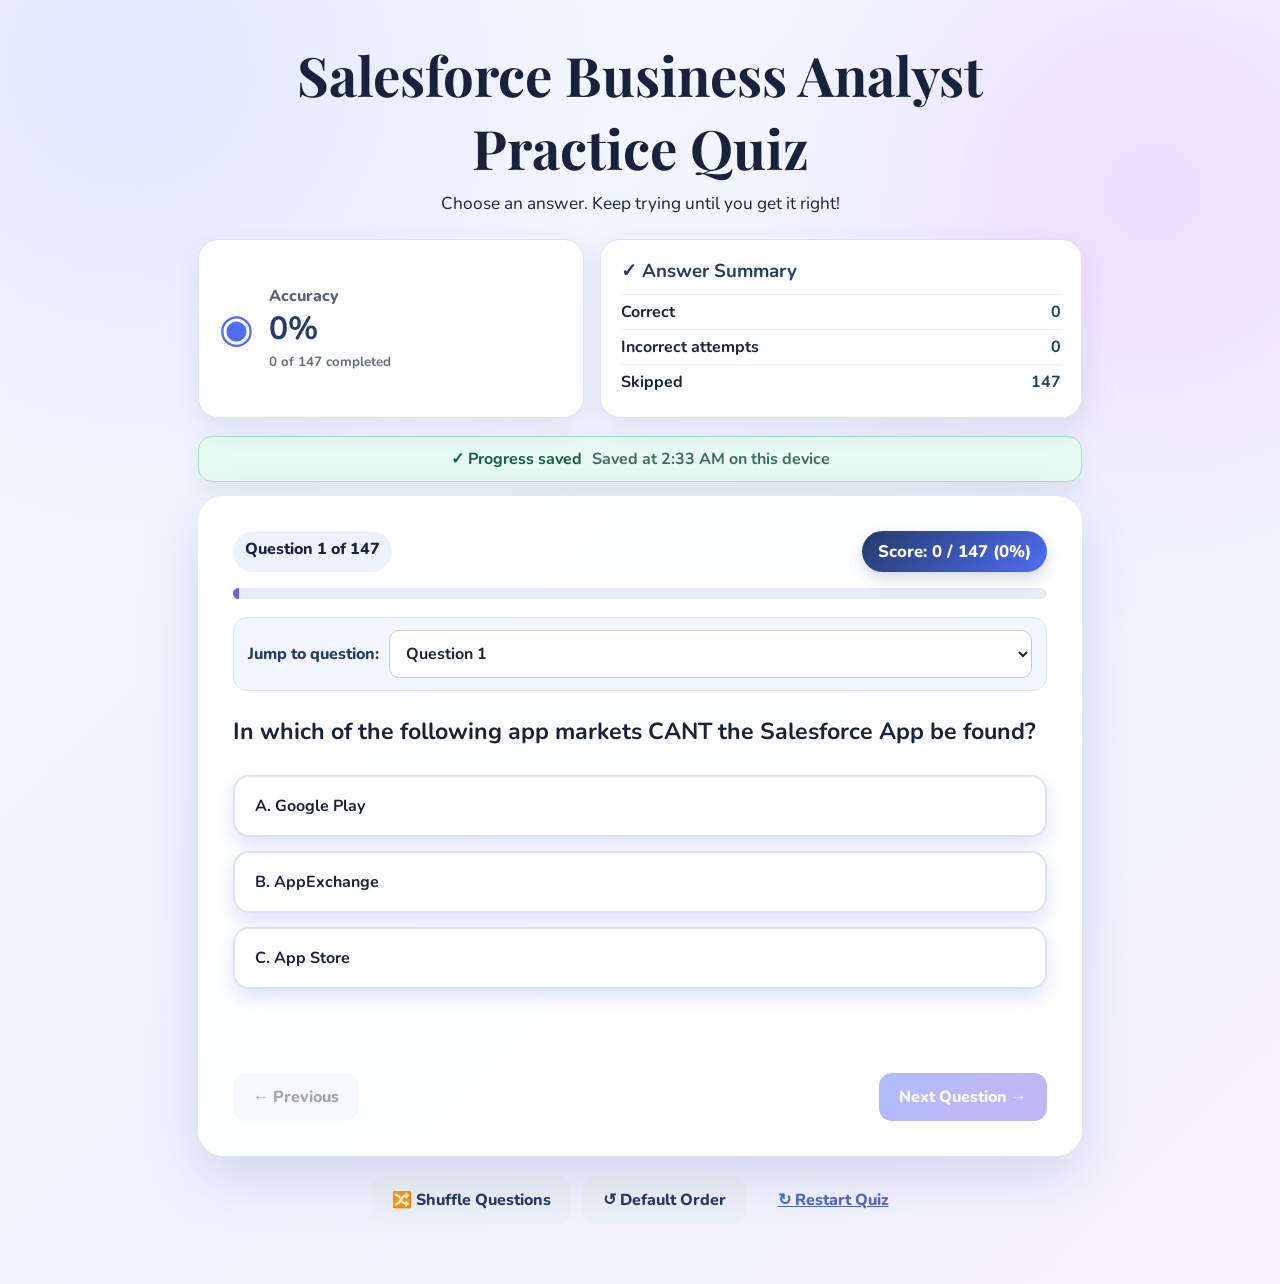
<file: index.html>
<!doctype html><html lang="en"><head><meta charset="utf-8"><meta name="viewport" content="width=device-width,initial-scale=1"><title>Salesforce Business Analyst Practice Quiz</title><link rel="stylesheet" href="style.css"></head><body><main class="app"><header><h1>Salesforce Business Analyst Practice Quiz</h1><p>Choose an answer. Keep trying until you get it right!</p></header><section class="dashboard"><div class="accuracy-card"><div class="accuracy-icon">◉</div><div><span>Accuracy</span><strong id="accuracy">0%</strong><small id="completed">0 of 0 completed</small></div></div><div class="summary-card"><h3>✓ Answer Summary</h3><div><span>Correct</span><strong id="correctCount">0</strong></div><div><span>Incorrect attempts</span><strong id="incorrectCount">0</strong></div><div><span>Skipped</span><strong id="skippedCount">0</strong></div></div></section><div id="savedStatus" class="saved-status" role="status"><strong>✓ Progress saved</strong><span>Saved on this device</span></div><section class="card"><div class="top"><span id="progress"></span><span id="score">Correct: 0</span></div><div class="bar"><div id="bar"></div></div><div class="jump-nav"><label for="jumpTo">Jump to question:</label><select id="jumpTo" aria-label="Jump to question"></select><button id="jumpButton" class="secondary" type="button">Go</button></div><h2 id="question"></h2><div id="options" class="options"></div><div id="feedback" class="feedback" aria-live="polite"></div><div id="explanation" class="explanation hidden"></div><div class="actions"><button id="prev" class="secondary">← Previous</button><button id="next" disabled>Next Question →</button></div></section><div class="bottom-actions"><button id="shuffle" class="secondary">🔀 Shuffle Questions</button><button id="defaultOrder" class="secondary">↺ Default Order</button><button id="restart" class="link">↻ Restart Quiz</button></div></main><div id="resumeModal" class="modal hidden" role="dialog" aria-modal="true"><div class="modal-box"><h2>Welcome back! 👋</h2><p>You have saved quiz progress. Would you like to continue where you left off or start over?</p><div class="actions"><button id="continue">Continue Quiz</button><button id="startOver" class="secondary">Start Over</button></div></div></div><script src="questions.js"></script><script src="script.js"></script></body></html>
</file>
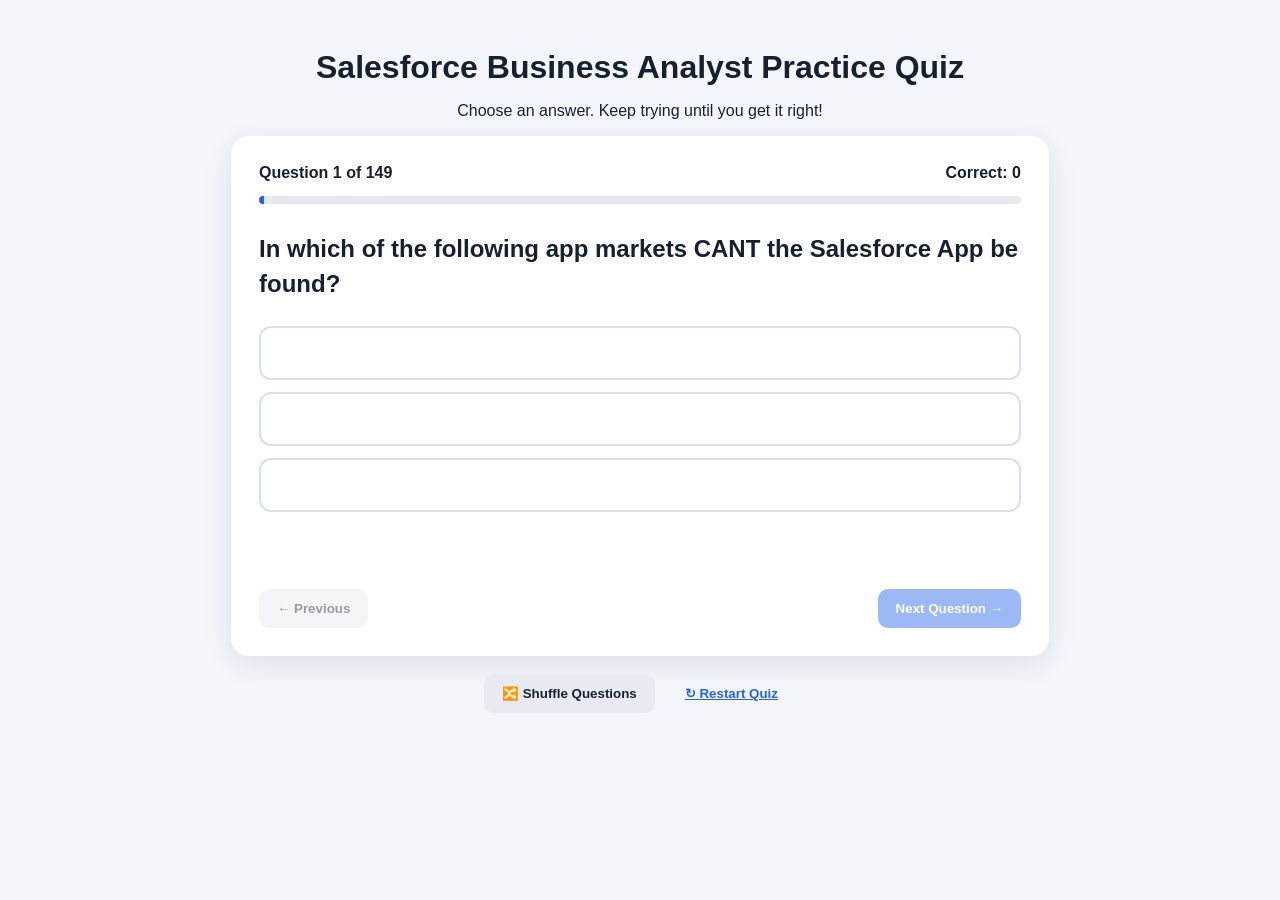
<file: site/index.html>
<!doctype html><html lang="en"><head><meta charset="utf-8"><meta name="viewport" content="width=device-width,initial-scale=1"><title>Salesforce Business Analyst Practice Quiz</title><link rel="stylesheet" href="style.css"></head><body><main class="app"><header><h1>Salesforce Business Analyst Practice Quiz</h1><p>Choose an answer. Keep trying until you get it right!</p></header><section class="card"><div class="top"><span id="progress"></span><span id="score">Correct: 0</span></div><div class="bar"><div id="bar"></div></div><h2 id="question"></h2><div id="options" class="options"></div><div id="feedback" class="feedback" aria-live="polite"></div><div id="explanation" class="explanation hidden"></div><div class="actions"><button id="prev" class="secondary">← Previous</button><button id="next" disabled>Next Question →</button></div></section><div class="bottom-actions"><button id="shuffle" class="secondary">🔀 Shuffle Questions</button><button id="restart" class="link">↻ Restart Quiz</button></div></main><div id="resumeModal" class="modal hidden" role="dialog" aria-modal="true"><div class="modal-box"><h2>Welcome back! 👋</h2><p>You have saved quiz progress. Would you like to continue where you left off or start over?</p><div class="actions"><button id="continue">Continue Quiz</button><button id="startOver" class="secondary">Start Over</button></div></div></div><script src="questions.js"></script><script src="script.js"></script></body></html>
</file>
<file: style.css>
@import url('https://fonts.googleapis.com/css2?family=Nunito:wght@400;600;700;800&family=Playfair+Display:wght@700&display=swap');
:root{--ink:#17233c;--muted:#667085;--navy:#243b6b;--blue:#4f6df5;--purple:#7c5ce6;--mint:#e8fbf4;--gold:#fff4cf;--card:#fff;--line:#dce3f0}*{box-sizing:border-box}body{margin:0;min-height:100vh;font-family:Nunito,Arial,sans-serif;color:var(--ink);background:radial-gradient(circle at 10% 5%,#dfe8ff 0,transparent 28%),radial-gradient(circle at 90% 15%,#f0ddff 0,transparent 25%),linear-gradient(135deg,#f5f8ff,#eef4ff 55%,#f9f3ff);}.app{max-width:920px;margin:auto;padding:38px 18px 60px}header{text-align:center;margin-bottom:24px}header h1{font-family:'Playfair Display',serif;font-size:clamp(2rem,5vw,3.4rem);margin:0 0 8px;color:#20345f}header p{margin:0;color:var(--muted);font-size:1.08rem}.card{background:rgba(255,255,255,.94);border:1px solid rgba(255,255,255,.9);border-radius:26px;padding:34px;box-shadow:0 20px 60px rgba(37,58,110,.16);backdrop-filter:blur(8px)}.top{display:flex;justify-content:space-between;gap:12px;font-weight:800;color:#31456f}.top span{background:#eef2ff;padding:7px 12px;border-radius:999px}.bar{height:11px;background:#e7ebf5;border-radius:99px;margin:16px 0 30px;overflow:hidden}.bar div{height:100%;background:linear-gradient(90deg,var(--blue),var(--purple));width:0;transition:.35s}h2{font-size:clamp(1.12rem,2.35vw,1.45rem);line-height:1.48;margin:0}.options{display:grid;gap:14px;margin:26px 0}.option{display:block!important;width:100%;min-height:62px;text-align:left;padding:17px 20px;border:2px solid var(--line);border-radius:16px;background:#fff;color:var(--ink);font:700 1rem/1.4 Nunito,Arial,sans-serif;cursor:pointer;transition:transform .15s,border-color .15s,box-shadow .15s}.option:hover:not(:disabled){transform:translateY(-2px);border-color:var(--blue);box-shadow:0 8px 20px rgba(79,109,245,.14)}.option:focus-visible{outline:4px solid #cdd7ff}.option.correct{border-color:#20a66a;background:var(--mint);color:#135c40}.option.wrong{border-color:#e05a68;background:#fff0f1;color:#8d2631}.feedback{min-height:30px;font-weight:800;font-size:1.05rem}.feedback.good{color:#16764d}.feedback.try{color:#a45c00}.explanation{margin-top:16px;padding:20px;background:linear-gradient(135deg,#edf4ff,#f4efff);border:1px solid #d8dfff;border-left:6px solid var(--purple);border-radius:14px;line-height:1.65}.hidden{display:none}.actions{display:flex;justify-content:space-between;margin-top:28px;gap:12px}button{padding:13px 20px;border:0;border-radius:13px;background:linear-gradient(135deg,var(--blue),var(--purple));color:#fff;font:800 1rem Nunito,Arial,sans-serif;cursor:pointer;box-shadow:0 8px 18px rgba(79,109,245,.2)}button:disabled{opacity:.45;cursor:not-allowed;box-shadow:none}.secondary{background:#edf1f8;color:#263a62;box-shadow:none}.link{display:block;margin:18px auto;background:none;color:#5066c9;text-decoration:underline;box-shadow:none}.bottom-actions{display:flex;justify-content:center;gap:12px;flex-wrap:wrap;margin-top:20px}.bottom-actions button{margin:0}.modal{position:fixed;inset:0;background:rgba(22,32,60,.52);display:grid;place-items:center;padding:20px;z-index:10}.modal.hidden{display:none}.modal-box{background:#fff;border-radius:24px;padding:30px;max-width:480px;width:100%;box-shadow:0 25px 80px rgba(0,0,0,.3)}.modal-box h2{margin-top:0}@media(max-width:600px){.app{padding:22px 12px 40px}.card{padding:22px 16px;border-radius:20px}.top{font-size:.85rem}.actions{flex-direction:column-reverse}.actions button{width:100%}.option{padding:15px}.bottom-actions{flex-direction:column}.bottom-actions button{width:100%}}

/* Contrast fix: keep all quiz text dark on light surfaces */
body, .app, .card, .modal-box { color: #17233c !important; }
#question, h1, h2, p, .top, .top span { color: #17233c !important; }
.option, button.option { background-color: #ffffff !important; color: #17233c !important; -webkit-text-fill-color:#17233c !important; opacity:1 !important; }
.option:hover:not(:disabled) { background-color:#f3f6ff !important; color:#17233c !important; }
.option.correct { background-color:#e8fbf4 !important; color:#135c40 !important; -webkit-text-fill-color:#135c40 !important; }
.option.wrong { background-color:#fff0f1 !important; color:#8d2631 !important; -webkit-text-fill-color:#8d2631 !important; }
.explanation { color:#24304a !important; }
.feedback { color:#17233c !important; }
.feedback.good { color:#16764d !important; }
.feedback.try { color:#8a4b00 !important; }

.jump-nav{display:flex;align-items:center;gap:10px;flex-wrap:wrap;background:#f3f6ff;border:1px solid #dbe3f5;padding:12px 14px;border-radius:14px;margin:-12px 0 24px;color:#17233c;font-weight:800}
.jump-nav label{color:#243b6b}.jump-nav select{flex:1;min-width:170px;padding:11px 12px;border:1px solid #bfcbe3;border-radius:10px;background:#fff;color:#17233c;font:700 1rem Nunito,Arial,sans-serif}
.jump-nav button{padding:11px 18px}
@media(max-width:600px){.jump-nav{display:grid;grid-template-columns:1fr auto}.jump-nav label{grid-column:1/-1}.jump-nav select{min-width:0}}

#score{background:linear-gradient(135deg,#243b6b,#4f6df5)!important;color:#fff!important;padding:9px 16px!important;font-size:1.05rem;box-shadow:0 6px 16px rgba(36,59,107,.2)}
.final-score{margin-top:18px;padding:22px;border-radius:16px;background:linear-gradient(135deg,#e8fbf4,#edf4ff);border:2px solid #8ed7b5;text-align:center;font-size:1.2rem;line-height:1.7}

.dashboard{display:grid;grid-template-columns:1fr 1.25fr;gap:16px;margin:0 0 18px}.accuracy-card,.summary-card{background:rgba(255,255,255,.95);border:1px solid #dce3f0;border-radius:20px;padding:18px 20px;box-shadow:0 10px 30px rgba(37,58,110,.10);color:#17233c}.accuracy-card{display:flex;align-items:center;gap:15px}.accuracy-icon{font-size:2.5rem;color:#4f6df5}.accuracy-card span{display:block;font-weight:800;color:#52617d}.accuracy-card strong{display:block;font-size:2rem;color:#243b6b}.accuracy-card small{color:#667085;font-weight:700}.summary-card h3{margin:0 0 10px;color:#243b6b}.summary-card div{display:flex;justify-content:space-between;padding:6px 0;border-top:1px solid #edf0f6}.summary-card span{font-weight:700}.summary-card strong{color:#243b6b}@media(max-width:650px){.dashboard{grid-template-columns:1fr}.summary-card{padding:16px}}

.saved-status{display:flex;align-items:center;justify-content:center;gap:10px;flex-wrap:wrap;margin:0 0 14px;padding:11px 16px;border-radius:14px;background:rgba(232,251,244,.95);border:1px solid #a9dfc5;color:#135c40;box-shadow:0 8px 22px rgba(20,100,65,.08)}
.saved-status strong{font-size:1rem}.saved-status span{font-weight:700;color:#3d6f59}
@media(max-width:600px){.saved-status{flex-direction:column;gap:3px;text-align:center}}

/* Explanation text matches the multiple-choice option font size */
.explanation,
.explanation strong {
  font-size: 1rem !important;
  line-height: 1.55 !important;
}

/* Selecting a question immediately jumps there; the Go button is no longer needed. */
.jump-nav #jumpButton { display: none !important; }
.jump-nav { grid-template-columns: auto 1fr !important; }
@media(max-width:600px){
  .jump-nav { display:flex !important; }
  .jump-nav select { width:100%; }
}
</file>
<file: site/style.css>
:root{font-family:Arial,sans-serif;color:#172033;background:#f3f6fb}*{box-sizing:border-box}body{margin:0}.app{max-width:850px;margin:auto;padding:28px 16px 50px}header{text-align:center}h1{margin-bottom:8px}.card{background:#fff;border-radius:18px;padding:28px;box-shadow:0 8px 30px #17203318}.top{display:flex;justify-content:space-between;font-weight:bold}.bar{height:8px;background:#e6eaf0;border-radius:9px;margin:14px 0 28px;overflow:hidden}.bar div{height:100%;background:#2563eb;width:0;transition:.25s}h2{line-height:1.45}.options{display:grid;gap:12px;margin:24px 0}.option{width:100%;text-align:left;padding:16px;border:2px solid #d9e0ea;border-radius:12px;background:#fff;font-size:16px;cursor:pointer}.option:hover{border-color:#2563eb}.option.correct{border-color:#16803c;background:#eaf8ef}.option.wrong{border-color:#c83b3b;background:#fff0f0}.feedback{min-height:28px;font-weight:bold}.feedback.good{color:#16743a}.feedback.try{color:#9a5b00}.explanation{margin-top:14px;padding:18px;background:#eef5ff;border-left:5px solid #2563eb;border-radius:8px;line-height:1.55}.hidden{display:none}.actions{display:flex;justify-content:space-between;margin-top:25px;gap:12px}button{padding:12px 18px;border:0;border-radius:10px;background:#2563eb;color:#fff;font-weight:bold;cursor:pointer}button:disabled{opacity:.45;cursor:not-allowed}.secondary{background:#e7ebf1;color:#172033}.link{display:block;margin:18px auto;background:none;color:#2563eb;text-decoration:underline}@media(max-width:600px){.card{padding:18px}.top{font-size:14px}}
.bottom-actions{display:flex;justify-content:center;gap:12px;flex-wrap:wrap;margin-top:18px}.bottom-actions button{margin:0}

.modal{position:fixed;inset:0;background:rgba(0,0,0,.45);display:grid;place-items:center;padding:20px;z-index:10}.modal.hidden{display:none}.modal-box{background:#fff;border-radius:18px;padding:28px;max-width:460px;width:100%;box-shadow:0 20px 60px rgba(0,0,0,.25)}.modal-box h2{margin-top:0}.modal-box p{line-height:1.5}
</file>
